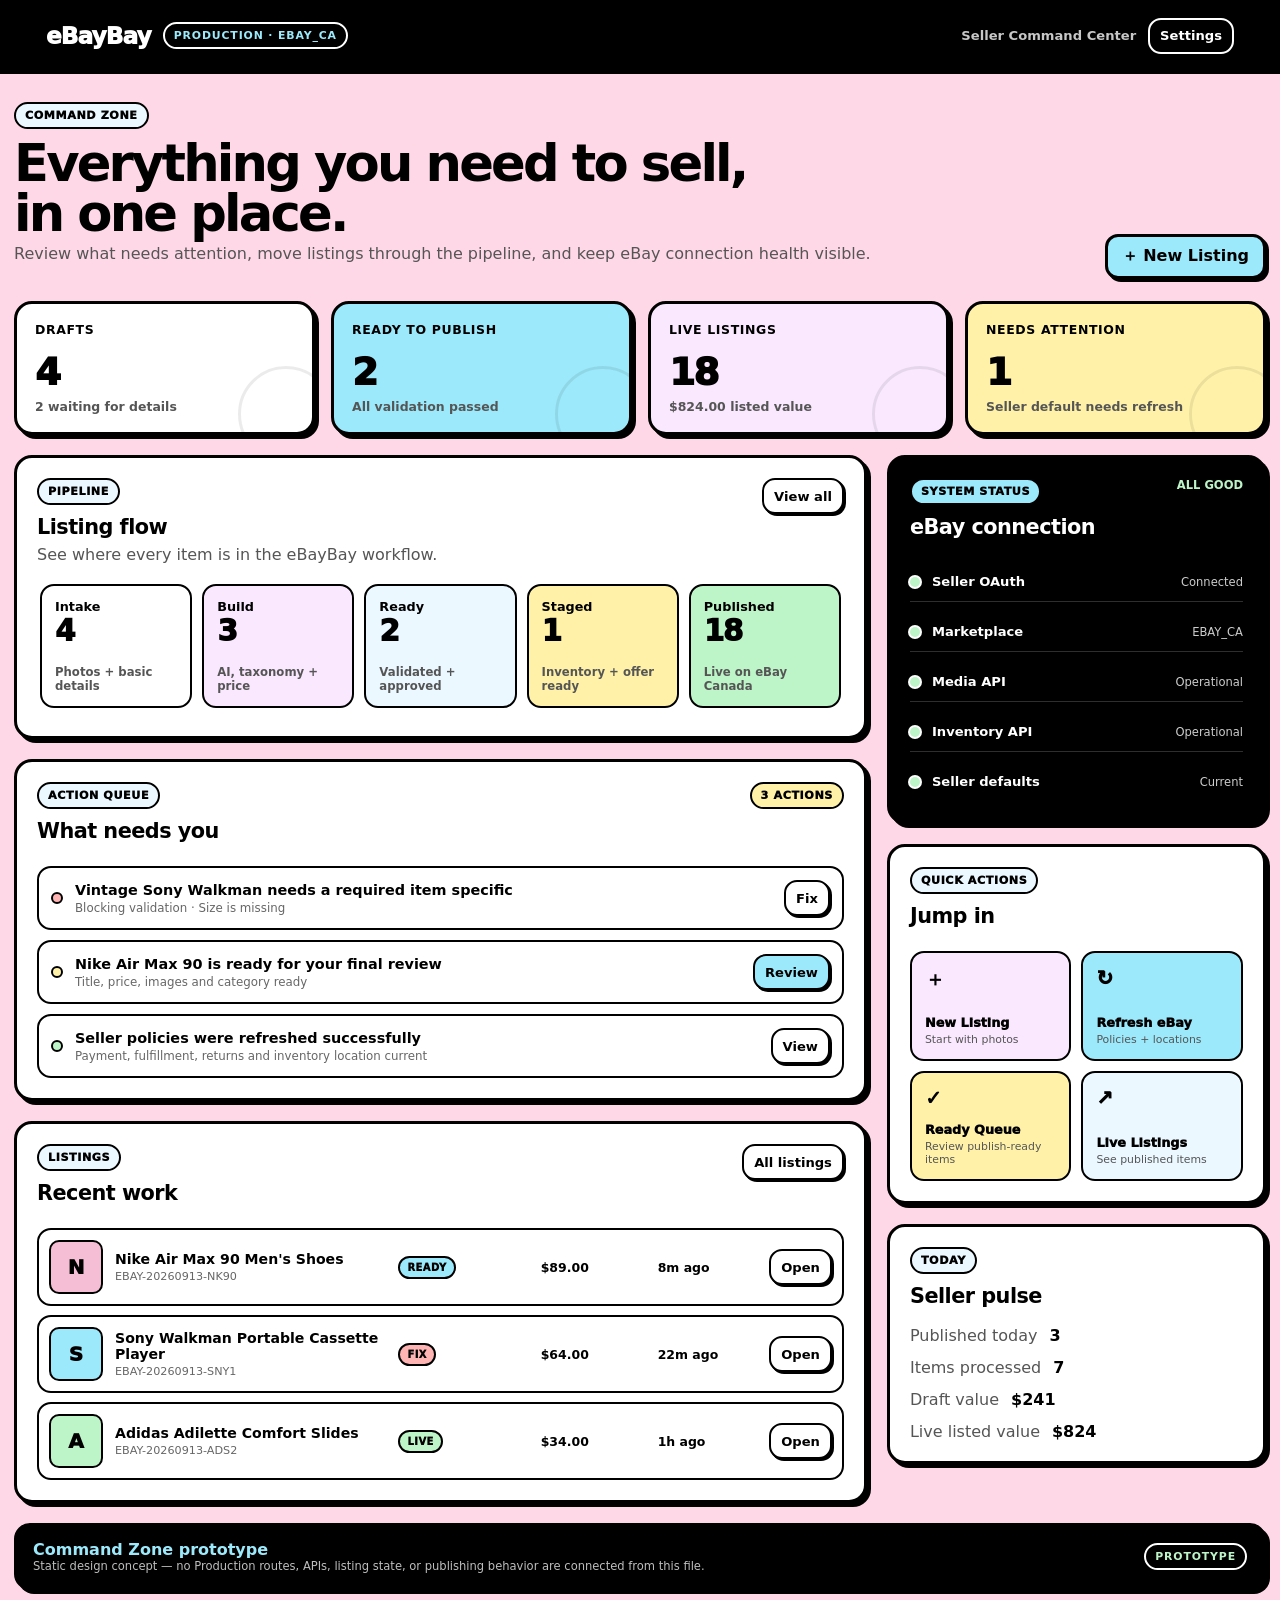
<file: design/dashboard-command-zone/index.html>
<!doctype html>
<html lang="en">
<head>
  <meta charset="utf-8">
  <meta name="viewport" content="width=device-width, initial-scale=1">
  <title>eBayBay Command Zone</title>
  <style>
    :root {
      --pink: #FFD8E8;
      --black: #000000;
      --white: #FFFFFF;
      --cyan: #9BE9FB;
      --cyan-hover: #83DFEF;
      --lilac: #FAE8FF;
      --ice: #EBF8FF;
      --rose: #F6BED5;
      --green: #BDF5C8;
      --yellow: #FFF2A8;
      --red: #FFB4B4;
      --muted: #747474;
      --line: #151515;
      --shadow: 4px 4px 0 #000;
      --radius: 18px;
    }

    * { box-sizing: border-box; }

    body {
      margin: 0;
      min-height: 100vh;
      background: var(--pink);
      color: var(--black);
      font-family: Inter, ui-sans-serif, system-ui, -apple-system, BlinkMacSystemFont, "Segoe UI", sans-serif;
    }

    button, input { font: inherit; }

    .topbar {
      position: sticky;
      top: 0;
      z-index: 20;
      min-height: 74px;
      display: flex;
      align-items: center;
      justify-content: space-between;
      gap: 20px;
      padding: 14px clamp(18px, 4vw, 46px);
      background: var(--black);
      color: var(--white);
      border-bottom: 3px solid var(--black);
    }

    .brand-wrap,
    .top-actions,
    .inline,
    .row-between {
      display: flex;
      align-items: center;
      gap: 12px;
    }

    .brand {
      font-size: 1.45rem;
      font-weight: 950;
      letter-spacing: -0.04em;
    }

    .environment {
      border: 2px solid var(--white);
      border-radius: 999px;
      padding: 5px 9px;
      font-size: .68rem;
      font-weight: 900;
      text-transform: uppercase;
      letter-spacing: .08em;
      color: var(--cyan);
    }

    .shell {
      width: min(1440px, calc(100% - 28px));
      margin: 0 auto;
      padding: 28px 0 70px;
    }

    .command-head {
      display: grid;
      grid-template-columns: minmax(0, 1fr) auto;
      gap: 24px;
      align-items: end;
      margin-bottom: 22px;
    }

    .eyebrow,
    .status-pill,
    .stage-pill {
      display: inline-flex;
      align-items: center;
      gap: 7px;
      width: fit-content;
      border: 2px solid var(--black);
      border-radius: 999px;
      padding: 5px 9px;
      background: var(--ice);
      font-size: .7rem;
      font-weight: 950;
      text-transform: uppercase;
      letter-spacing: .05em;
    }

    h1, h2, h3, p { margin-top: 0; }

    h1 {
      margin: 9px 0 6px;
      font-size: clamp(2rem, 4vw, 4rem);
      letter-spacing: -0.055em;
      line-height: .98;
    }

    h2 {
      margin-bottom: 6px;
      font-size: 1.3rem;
      letter-spacing: -0.025em;
    }

    .subtle { color: #555; }

    .btn {
      display: inline-flex;
      align-items: center;
      justify-content: center;
      gap: 8px;
      min-height: 44px;
      border: 3px solid var(--black);
      border-radius: 13px;
      box-shadow: 3px 3px 0 var(--black);
      padding: 9px 14px;
      background: var(--white);
      color: var(--black);
      text-decoration: none;
      font-weight: 900;
      cursor: pointer;
      transition: transform .12s ease, box-shadow .12s ease, background .12s ease;
    }

    .btn:hover {
      transform: translate(1px, 1px);
      box-shadow: 2px 2px 0 var(--black);
    }

    .btn-cyan { background: var(--cyan); }
    .btn-cyan:hover { background: var(--cyan-hover); }
    .btn-dark { background: var(--black); color: var(--white); border-color: var(--white); box-shadow: 3px 3px 0 var(--white); }
    .btn-small { min-height: 36px; padding: 6px 10px; border-width: 2px; box-shadow: 2px 2px 0 var(--black); font-size: .82rem; }

    .stats {
      display: grid;
      grid-template-columns: repeat(4, minmax(0, 1fr));
      gap: 16px;
      margin-bottom: 20px;
    }

    .metric,
    .panel {
      border: 3px solid var(--black);
      border-radius: var(--radius);
      box-shadow: var(--shadow);
      background: var(--white);
    }

    .metric {
      min-height: 134px;
      padding: 18px;
      display: flex;
      flex-direction: column;
      justify-content: space-between;
      overflow: hidden;
      position: relative;
    }

    .metric::after {
      content: "";
      position: absolute;
      right: -22px;
      bottom: -30px;
      width: 90px;
      height: 90px;
      border: 3px solid var(--black);
      border-radius: 50%;
      opacity: .08;
    }

    .metric:nth-child(2) { background: var(--cyan); }
    .metric:nth-child(3) { background: var(--lilac); }
    .metric:nth-child(4) { background: var(--yellow); }

    .metric-label {
      font-size: .78rem;
      font-weight: 900;
      text-transform: uppercase;
      letter-spacing: .05em;
    }

    .metric-value {
      margin: 8px 0 0;
      font-size: 2.35rem;
      font-weight: 950;
      line-height: 1;
      letter-spacing: -0.05em;
    }

    .metric-note { font-size: .78rem; color: #555; font-weight: 700; }

    .main-grid {
      display: grid;
      grid-template-columns: minmax(0, 1.8fr) minmax(310px, .8fr);
      gap: 20px;
      align-items: start;
    }

    .stack { display: grid; gap: 20px; }

    .panel { padding: 20px; }
    .panel-dark { background: var(--black); color: var(--white); }

    .panel-head {
      display: flex;
      align-items: flex-start;
      justify-content: space-between;
      gap: 16px;
      margin-bottom: 17px;
    }

    .pipeline {
      display: grid;
      grid-template-columns: repeat(5, minmax(116px, 1fr));
      gap: 10px;
      overflow-x: auto;
      padding: 3px 3px 8px;
    }

    .stage {
      min-height: 124px;
      border: 2px solid var(--black);
      border-radius: 14px;
      padding: 13px;
      background: #fff;
      display: grid;
      align-content: space-between;
      gap: 12px;
    }

    .stage:nth-child(2) { background: var(--lilac); }
    .stage:nth-child(3) { background: var(--ice); }
    .stage:nth-child(4) { background: var(--yellow); }
    .stage:nth-child(5) { background: var(--green); }

    .stage-title { font-size: .8rem; font-weight: 900; }
    .stage-number { font-size: 1.85rem; font-weight: 950; letter-spacing: -.05em; }
    .stage-caption { color: #555; font-size: .73rem; font-weight: 700; }

    .queue { display: grid; gap: 10px; }

    .queue-item {
      display: grid;
      grid-template-columns: auto minmax(0, 1fr) auto;
      gap: 12px;
      align-items: center;
      border: 2px solid var(--black);
      border-radius: 14px;
      padding: 12px;
      background: var(--white);
    }

    .queue-dot {
      width: 12px;
      height: 12px;
      border: 2px solid var(--black);
      border-radius: 50%;
      background: var(--yellow);
    }

    .queue-item.urgent .queue-dot { background: var(--red); }
    .queue-item.good .queue-dot { background: var(--green); }
    .queue-title { font-size: .9rem; font-weight: 900; }
    .queue-meta { margin-top: 3px; font-size: .74rem; color: #666; }

    .listing-table { display: grid; gap: 9px; }

    .listing-row {
      display: grid;
      grid-template-columns: 54px minmax(180px, 1.5fr) .72fr .58fr .55fr auto;
      gap: 12px;
      align-items: center;
      padding: 10px;
      border: 2px solid var(--black);
      border-radius: 14px;
      background: #fff;
    }

    .thumb {
      width: 54px;
      height: 54px;
      display: grid;
      place-items: center;
      border: 2px solid var(--black);
      border-radius: 10px;
      background: var(--rose);
      font-size: 1.25rem;
      font-weight: 950;
    }

    .listing-title { font-size: .88rem; font-weight: 900; }
    .listing-sku { margin-top: 3px; color: #666; font-size: .7rem; }
    .cell-label { display: none; font-size: .63rem; color: #777; text-transform: uppercase; font-weight: 900; }
    .cell-value { font-size: .78rem; font-weight: 800; }

    .stage-pill { background: var(--lilac); padding: 4px 7px; font-size: .62rem; }
    .stage-pill.ready { background: var(--cyan); }
    .stage-pill.live { background: var(--green); }
    .stage-pill.issue { background: var(--red); }

    .health-grid { display: grid; gap: 10px; }

    .health-row {
      display: grid;
      grid-template-columns: 12px minmax(0, 1fr) auto;
      gap: 10px;
      align-items: center;
      padding: 12px 0;
      border-bottom: 1px solid rgba(255,255,255,.18);
    }

    .health-row:last-child { border-bottom: 0; }
    .health-dot { width: 10px; height: 10px; border-radius: 50%; background: var(--green); box-shadow: 0 0 0 2px #fff; }
    .health-name { font-size: .82rem; font-weight: 850; }
    .health-value { color: #ccc; font-size: .72rem; text-align: right; }

    .quick-grid { display: grid; grid-template-columns: 1fr 1fr; gap: 10px; }

    .quick {
      min-height: 110px;
      display: flex;
      flex-direction: column;
      justify-content: space-between;
      border: 2px solid var(--black);
      border-radius: 14px;
      padding: 13px;
      background: var(--lilac);
      cursor: pointer;
    }

    .quick:nth-child(2) { background: var(--cyan); }
    .quick:nth-child(3) { background: var(--yellow); }
    .quick:nth-child(4) { background: var(--ice); }
    .quick-icon { font-size: 1.25rem; font-weight: 950; }
    .quick-title { font-size: .8rem; font-weight: 950; }
    .quick-copy { margin-top: 3px; color: #555; font-size: .68rem; }

    .command-strip {
      display: grid;
      grid-template-columns: 1fr auto;
      align-items: center;
      gap: 12px;
      margin-top: 20px;
      padding: 14px 16px;
      border: 3px solid var(--black);
      border-radius: 16px;
      background: var(--black);
      color: var(--white);
      box-shadow: var(--shadow);
    }

    .command-strip strong { color: var(--cyan); }
    .tiny { font-size: .72rem; color: #bdbdbd; }

    @media (max-width: 1080px) {
      .stats { grid-template-columns: repeat(2, minmax(0, 1fr)); }
      .main-grid { grid-template-columns: 1fr; }
    }

    @media (max-width: 760px) {
      .shell { width: min(100% - 18px, 1440px); padding-top: 18px; }
      .command-head { grid-template-columns: 1fr; align-items: start; }
      .command-head .btn { width: 100%; }
      .stats { grid-template-columns: 1fr 1fr; gap: 10px; }
      .metric { min-height: 112px; }
      .listing-row { grid-template-columns: 48px minmax(0, 1fr) auto; }
      .listing-row > .responsive-cell { display: none; }
      .listing-row .btn { grid-column: 2 / -1; width: 100%; }
      .top-actions .top-label { display: none; }
    }

    @media (max-width: 480px) {
      .stats { grid-template-columns: 1fr; }
      .quick-grid { grid-template-columns: 1fr; }
      .panel { padding: 15px; }
      .environment { display: none; }
    }
  </style>
</head>
<body>
  <!--
    Static eBayBay dashboard concept only.
    This file is deliberately isolated from the Flask application so it can be
    reviewed and refined without changing production routes or publishing logic.
  -->
  <header class="topbar">
    <div class="brand-wrap">
      <div class="brand">eBayBay</div>
      <span class="environment">Production · EBAY_CA</span>
    </div>
    <div class="top-actions">
      <span class="top-label" style="font-weight:800;font-size:.82rem;opacity:.78">Seller Command Center</span>
      <button class="btn btn-dark btn-small" type="button">Settings</button>
    </div>
  </header>

  <main class="shell">
    <section class="command-head">
      <div>
        <span class="eyebrow">COMMAND ZONE</span>
        <h1>Everything you need to sell,<br>in one place.</h1>
        <p class="subtle">Review what needs attention, move listings through the pipeline, and keep eBay connection health visible.</p>
      </div>
      <button class="btn btn-cyan" type="button">＋ New Listing</button>
    </section>

    <section class="stats" aria-label="Dashboard metrics">
      <article class="metric">
        <div class="metric-label">Drafts</div>
        <div class="metric-value">4</div>
        <div class="metric-note">2 waiting for details</div>
      </article>
      <article class="metric">
        <div class="metric-label">Ready to Publish</div>
        <div class="metric-value">2</div>
        <div class="metric-note">All validation passed</div>
      </article>
      <article class="metric">
        <div class="metric-label">Live Listings</div>
        <div class="metric-value">18</div>
        <div class="metric-note">$824.00 listed value</div>
      </article>
      <article class="metric">
        <div class="metric-label">Needs Attention</div>
        <div class="metric-value">1</div>
        <div class="metric-note">Seller default needs refresh</div>
      </article>
    </section>

    <section class="main-grid">
      <div class="stack">
        <article class="panel">
          <div class="panel-head">
            <div>
              <span class="eyebrow">PIPELINE</span>
              <h2 style="margin-top:10px">Listing flow</h2>
              <p class="subtle" style="margin-bottom:0">See where every item is in the eBayBay workflow.</p>
            </div>
            <button class="btn btn-small" type="button">View all</button>
          </div>
          <div class="pipeline">
            <div class="stage">
              <div><div class="stage-title">Intake</div><div class="stage-number">4</div></div>
              <div class="stage-caption">Photos + basic details</div>
            </div>
            <div class="stage">
              <div><div class="stage-title">Build</div><div class="stage-number">3</div></div>
              <div class="stage-caption">AI, taxonomy + price</div>
            </div>
            <div class="stage">
              <div><div class="stage-title">Ready</div><div class="stage-number">2</div></div>
              <div class="stage-caption">Validated + approved</div>
            </div>
            <div class="stage">
              <div><div class="stage-title">Staged</div><div class="stage-number">1</div></div>
              <div class="stage-caption">Inventory + offer ready</div>
            </div>
            <div class="stage">
              <div><div class="stage-title">Published</div><div class="stage-number">18</div></div>
              <div class="stage-caption">Live on eBay Canada</div>
            </div>
          </div>
        </article>

        <article class="panel">
          <div class="panel-head">
            <div>
              <span class="eyebrow">ACTION QUEUE</span>
              <h2 style="margin-top:10px">What needs you</h2>
            </div>
            <span class="status-pill" style="background:var(--yellow)">3 actions</span>
          </div>
          <div class="queue">
            <div class="queue-item urgent">
              <span class="queue-dot"></span>
              <div>
                <div class="queue-title">Vintage Sony Walkman needs a required item specific</div>
                <div class="queue-meta">Blocking validation · Size is missing</div>
              </div>
              <button class="btn btn-small" type="button">Fix</button>
            </div>
            <div class="queue-item">
              <span class="queue-dot"></span>
              <div>
                <div class="queue-title">Nike Air Max 90 is ready for your final review</div>
                <div class="queue-meta">Title, price, images and category ready</div>
              </div>
              <button class="btn btn-small btn-cyan" type="button">Review</button>
            </div>
            <div class="queue-item good">
              <span class="queue-dot"></span>
              <div>
                <div class="queue-title">Seller policies were refreshed successfully</div>
                <div class="queue-meta">Payment, fulfillment, returns and inventory location current</div>
              </div>
              <button class="btn btn-small" type="button">View</button>
            </div>
          </div>
        </article>

        <article class="panel">
          <div class="panel-head">
            <div>
              <span class="eyebrow">LISTINGS</span>
              <h2 style="margin-top:10px">Recent work</h2>
            </div>
            <button class="btn btn-small" type="button">All listings</button>
          </div>
          <div class="listing-table">
            <div class="listing-row">
              <div class="thumb">N</div>
              <div><div class="listing-title">Nike Air Max 90 Men's Shoes</div><div class="listing-sku">EBAY-20260913-NK90</div></div>
              <div class="responsive-cell"><span class="cell-label">Stage</span><span class="stage-pill ready">Ready</span></div>
              <div class="responsive-cell"><span class="cell-label">Price</span><div class="cell-value">$89.00</div></div>
              <div class="responsive-cell"><span class="cell-label">Updated</span><div class="cell-value">8m ago</div></div>
              <button class="btn btn-small" type="button">Open</button>
            </div>
            <div class="listing-row">
              <div class="thumb" style="background:var(--cyan)">S</div>
              <div><div class="listing-title">Sony Walkman Portable Cassette Player</div><div class="listing-sku">EBAY-20260913-SNY1</div></div>
              <div class="responsive-cell"><span class="cell-label">Stage</span><span class="stage-pill issue">Fix</span></div>
              <div class="responsive-cell"><span class="cell-label">Price</span><div class="cell-value">$64.00</div></div>
              <div class="responsive-cell"><span class="cell-label">Updated</span><div class="cell-value">22m ago</div></div>
              <button class="btn btn-small" type="button">Open</button>
            </div>
            <div class="listing-row">
              <div class="thumb" style="background:var(--green)">A</div>
              <div><div class="listing-title">Adidas Adilette Comfort Slides</div><div class="listing-sku">EBAY-20260913-ADS2</div></div>
              <div class="responsive-cell"><span class="cell-label">Stage</span><span class="stage-pill live">Live</span></div>
              <div class="responsive-cell"><span class="cell-label">Price</span><div class="cell-value">$34.00</div></div>
              <div class="responsive-cell"><span class="cell-label">Updated</span><div class="cell-value">1h ago</div></div>
              <button class="btn btn-small" type="button">Open</button>
            </div>
          </div>
        </article>
      </div>

      <aside class="stack">
        <article class="panel panel-dark">
          <div class="panel-head">
            <div>
              <span class="eyebrow" style="background:var(--cyan);color:#000">SYSTEM STATUS</span>
              <h2 style="margin-top:10px">eBay connection</h2>
            </div>
            <span style="font-size:.72rem;font-weight:900;color:var(--green)">ALL GOOD</span>
          </div>
          <div class="health-grid">
            <div class="health-row"><span class="health-dot"></span><span class="health-name">Seller OAuth</span><span class="health-value">Connected</span></div>
            <div class="health-row"><span class="health-dot"></span><span class="health-name">Marketplace</span><span class="health-value">EBAY_CA</span></div>
            <div class="health-row"><span class="health-dot"></span><span class="health-name">Media API</span><span class="health-value">Operational</span></div>
            <div class="health-row"><span class="health-dot"></span><span class="health-name">Inventory API</span><span class="health-value">Operational</span></div>
            <div class="health-row"><span class="health-dot"></span><span class="health-name">Seller defaults</span><span class="health-value">Current</span></div>
          </div>
        </article>

        <article class="panel">
          <div class="panel-head">
            <div>
              <span class="eyebrow">QUICK ACTIONS</span>
              <h2 style="margin-top:10px">Jump in</h2>
            </div>
          </div>
          <div class="quick-grid">
            <div class="quick" role="button" tabindex="0"><div class="quick-icon">＋</div><div><div class="quick-title">New Listing</div><div class="quick-copy">Start with photos</div></div></div>
            <div class="quick" role="button" tabindex="0"><div class="quick-icon">↻</div><div><div class="quick-title">Refresh eBay</div><div class="quick-copy">Policies + locations</div></div></div>
            <div class="quick" role="button" tabindex="0"><div class="quick-icon">✓</div><div><div class="quick-title">Ready Queue</div><div class="quick-copy">Review publish-ready items</div></div></div>
            <div class="quick" role="button" tabindex="0"><div class="quick-icon">↗</div><div><div class="quick-title">Live Listings</div><div class="quick-copy">See published items</div></div></div>
          </div>
        </article>

        <article class="panel">
          <span class="eyebrow">TODAY</span>
          <h2 style="margin-top:10px">Seller pulse</h2>
          <div style="display:grid;gap:13px;margin-top:18px">
            <div class="row-between"><span class="subtle">Published today</span><strong>3</strong></div>
            <div class="row-between"><span class="subtle">Items processed</span><strong>7</strong></div>
            <div class="row-between"><span class="subtle">Draft value</span><strong>$241</strong></div>
            <div class="row-between"><span class="subtle">Live listed value</span><strong>$824</strong></div>
          </div>
        </article>
      </aside>
    </section>

    <section class="command-strip">
      <div>
        <strong>Command Zone prototype</strong>
        <div class="tiny">Static design concept — no Production routes, APIs, listing state, or publishing behavior are connected from this file.</div>
      </div>
      <span class="environment" style="color:var(--green)">Prototype</span>
    </section>
  </main>

  <script>
    // Tiny interaction layer for the standalone prototype only.
    document.querySelectorAll('button, .quick').forEach((control) => {
      control.addEventListener('click', () => {
        const label = (control.textContent || '').trim().replace(/\s+/g, ' ');
        console.log('[eBayBay command-zone prototype]', label);
      });
    });
  </script>
</body>
</html>
</file>
